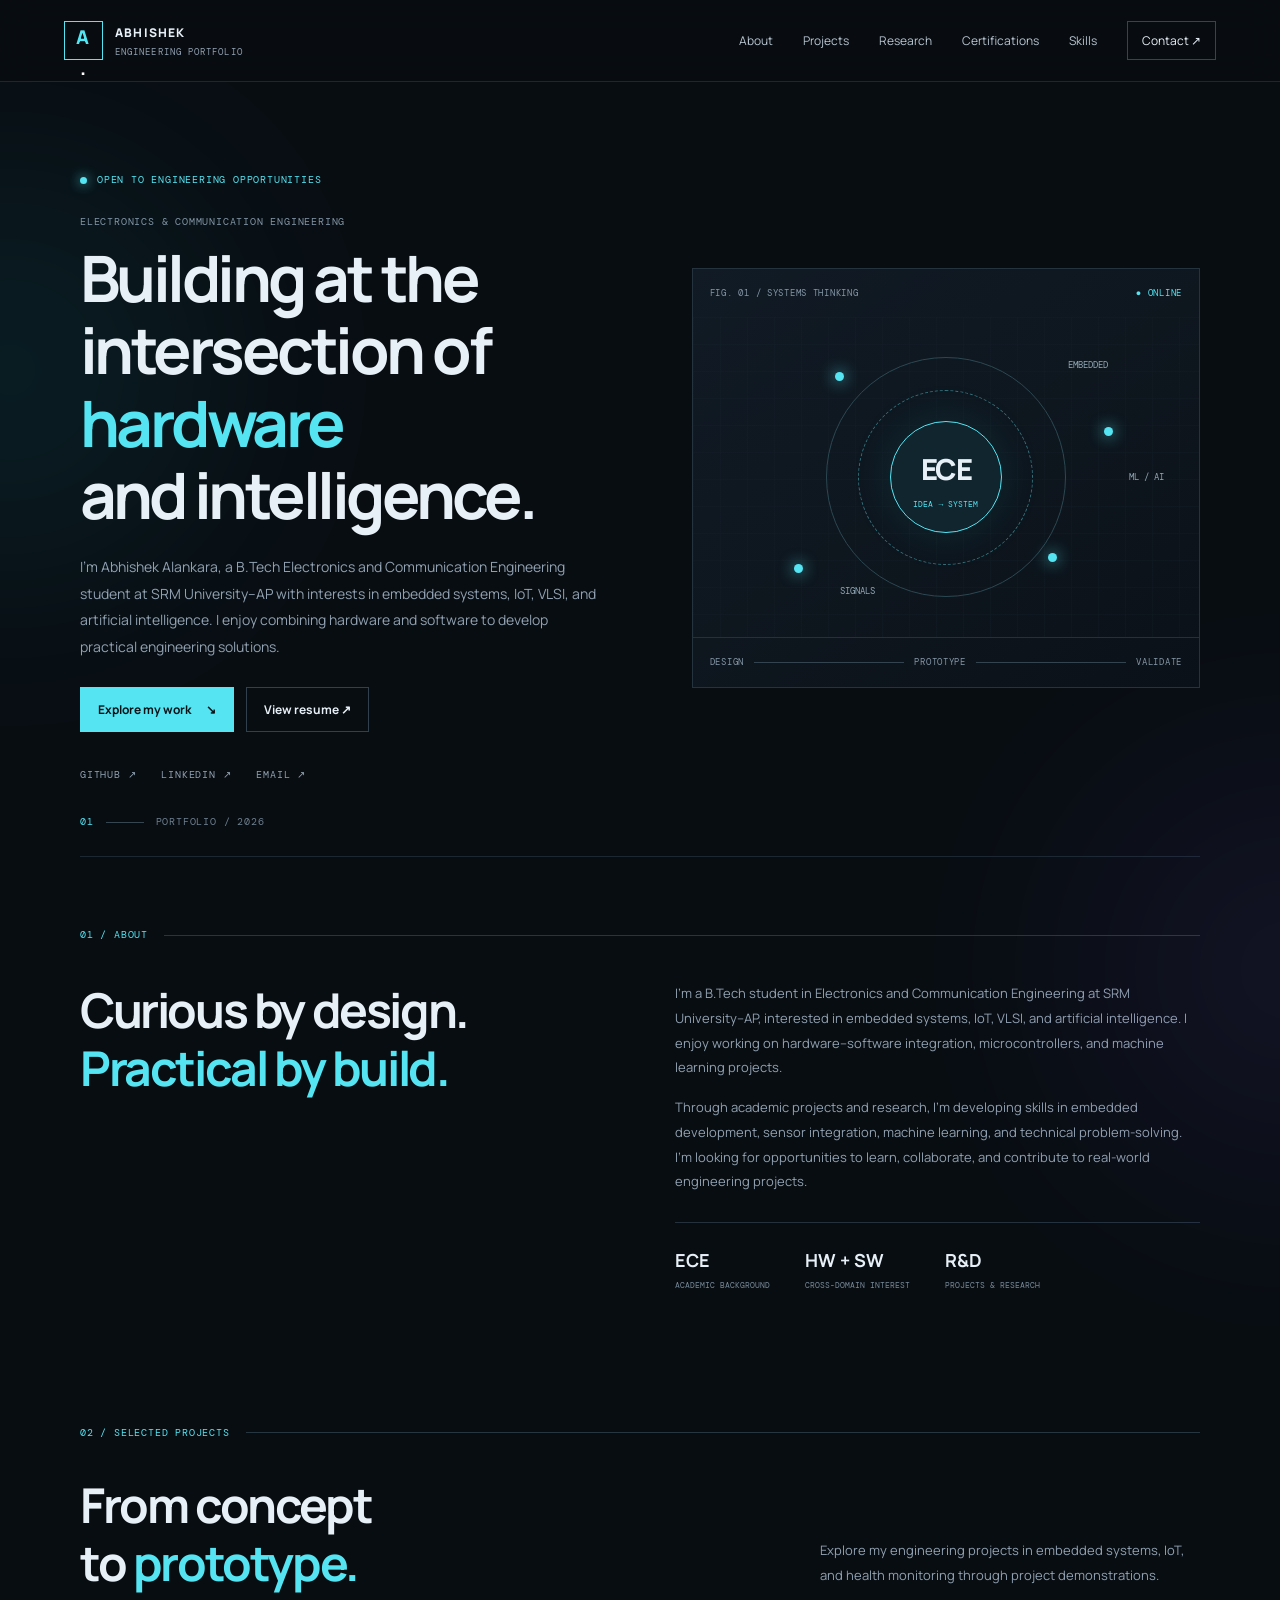
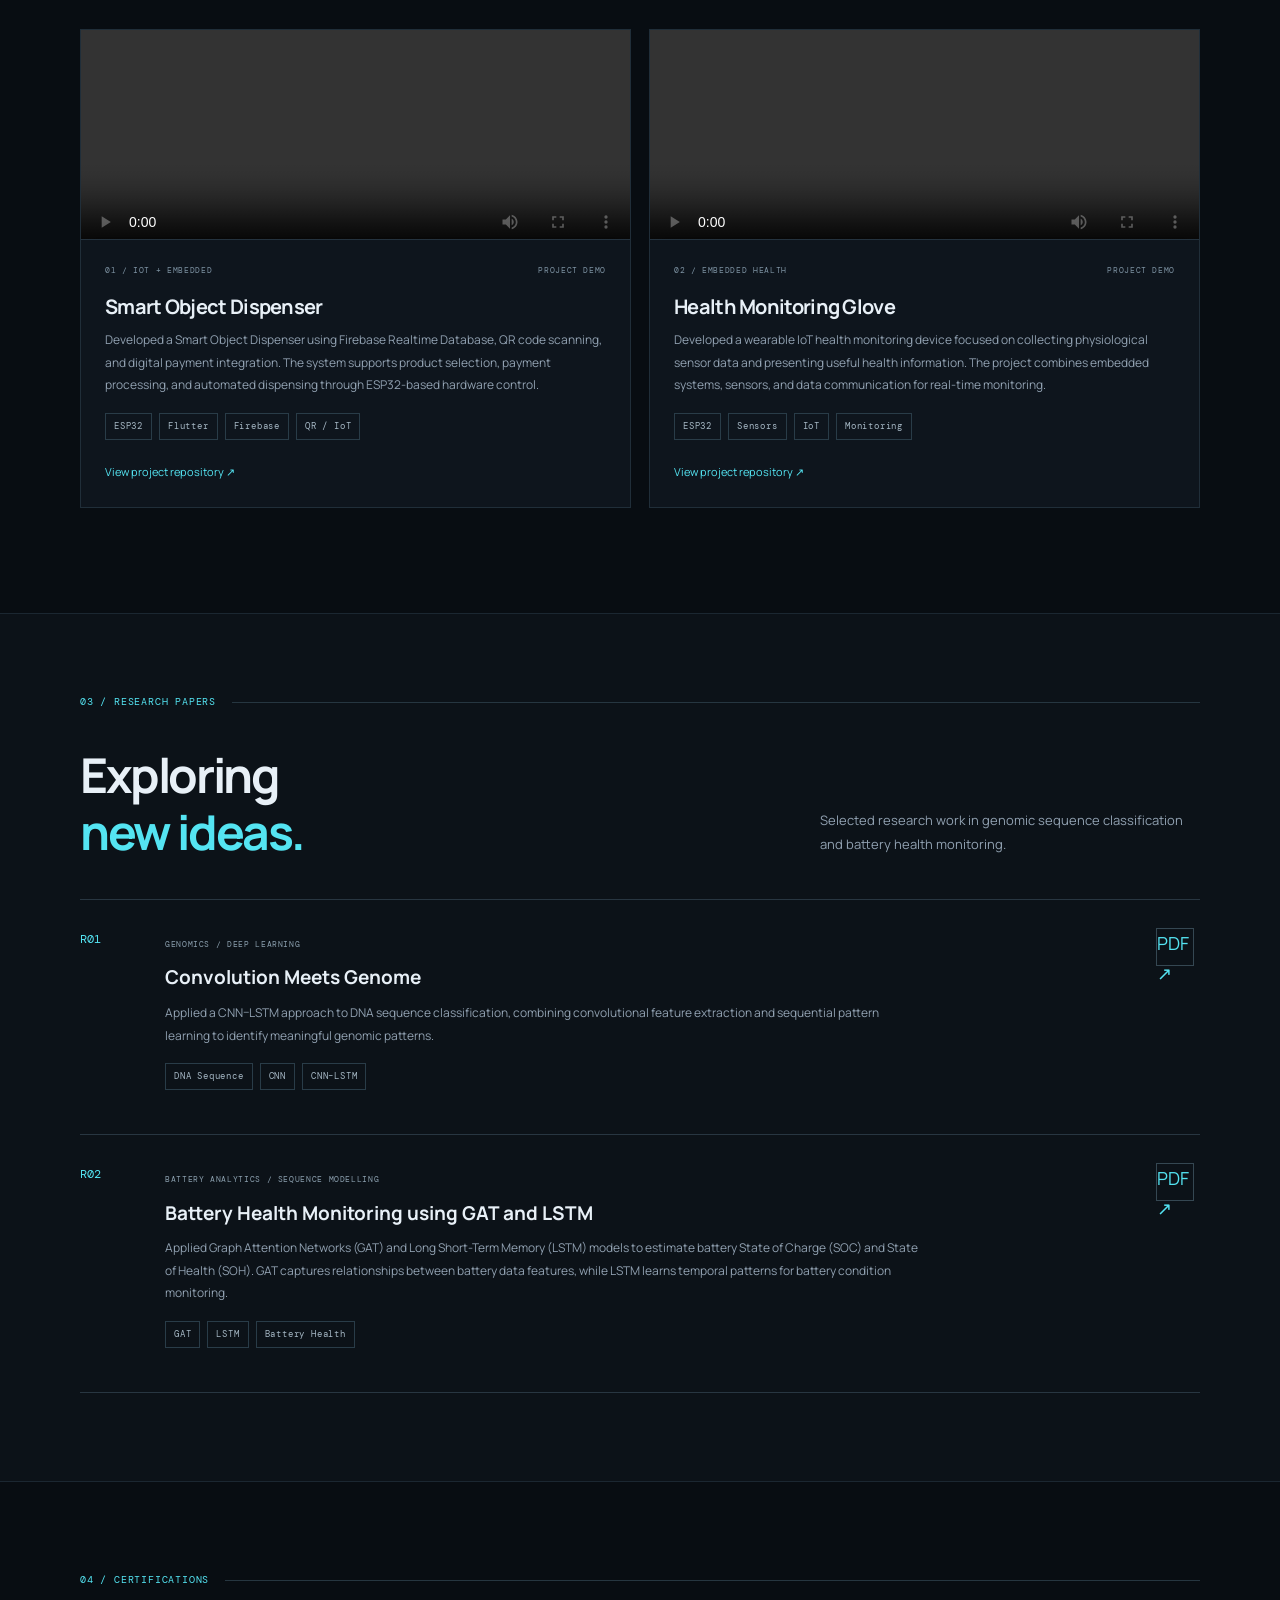
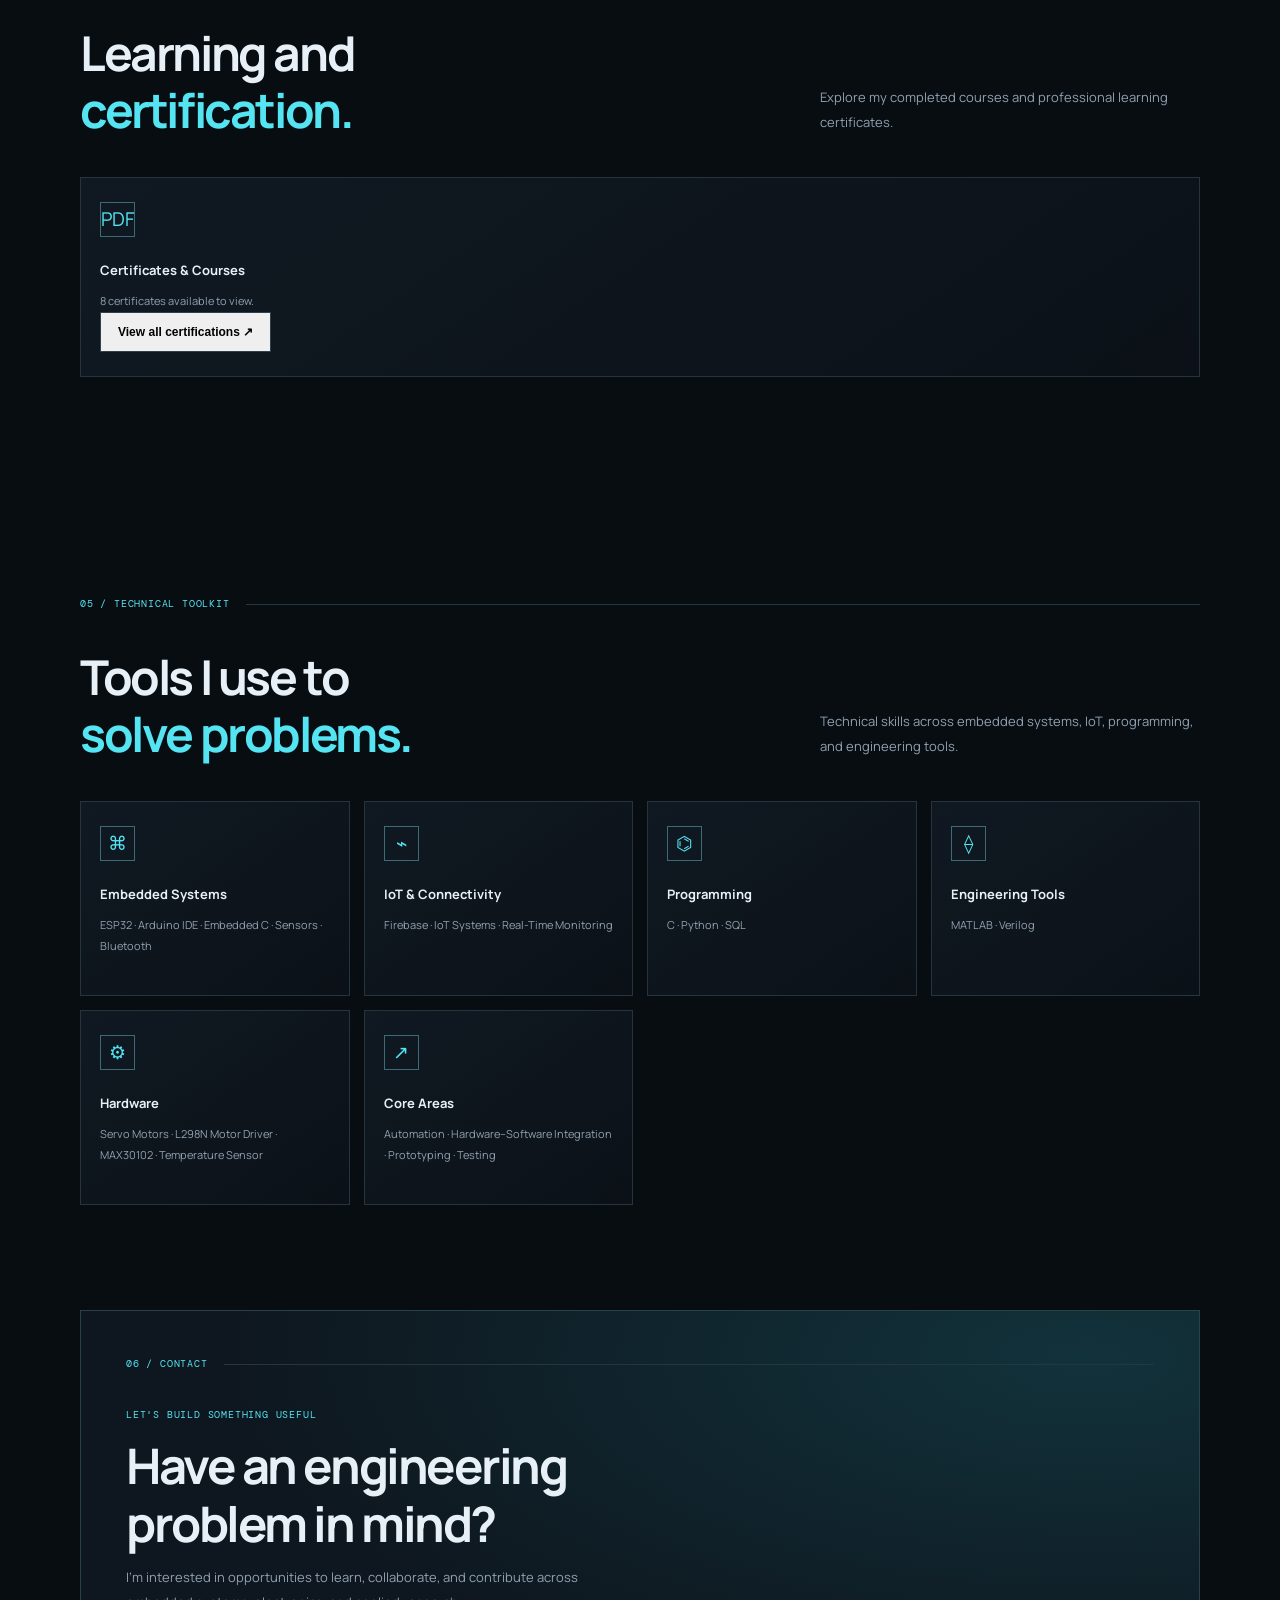
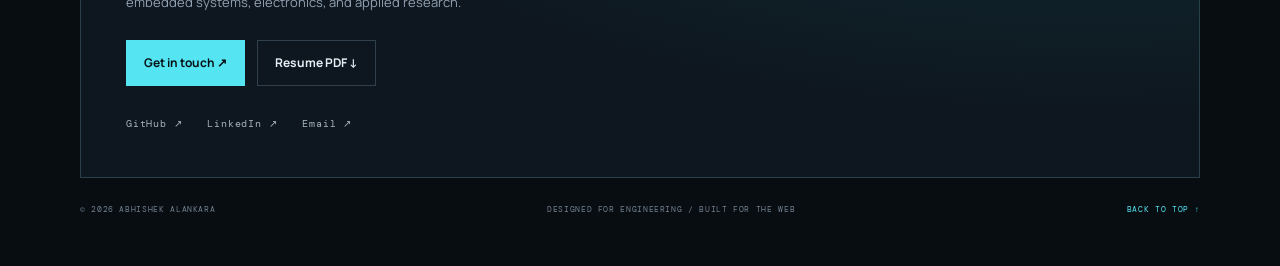
<file: index.html>
<!DOCTYPE html>
<html lang="en">
<head>
  <meta charset="UTF-8">
  <meta name="viewport" content="width=device-width, initial-scale=1.0">
  <meta name="description" content="Abhishek Alankara — Electronics and Communication Engineering portfolio featuring embedded systems, IoT projects, research, and AI/ML.">
  <title>Abhishek Alankara | Engineering Portfolio</title>

  <link rel="preconnect" href="https://fonts.googleapis.com">
  <link rel="preconnect" href="https://fonts.gstatic.com" crossorigin>
  <link href="https://fonts.googleapis.com/css2?family=DM+Mono:wght@400;500&family=Manrope:wght@400;500;600;700;800&display=swap" rel="stylesheet">

  <link rel="stylesheet" href="style.css">

  <style>
    /* Project video previews */
    .project-video-art {
      position: relative;
      overflow: hidden;
      padding: 0;
      background: #0b1118;
    }

    .project-video {
      display: block;
      width: 100%;
      height: 100%;
      min-height: 240px;
      object-fit: contain;
      background: #0b1118;
      border: none;
    }

    .certification-list[hidden] {
      display: none !important;
    }

    .certification-summary {
      margin-bottom: 24px;
    }
  </style>
</head>

<body>
  <div class="ambient ambient-one"></div>
  <div class="ambient ambient-two"></div>

  <header class="site-header">
    <a class="brand" href="#home">
      <span class="brand-mark">A<span>.</span></span>
      <span>ABHISHEK <small>ENGINEERING PORTFOLIO</small></span>
    </a>

    <button class="menu-toggle" aria-label="Toggle navigation" aria-expanded="false">☰</button>

    <nav id="nav">
      <a href="#about">About</a>
      <a href="#projects">Projects</a>
      <a href="#research">Research</a>
      <a href="#certifications">Certifications</a>
      <a href="#skills">Skills</a>
      <a href="#contact" class="nav-contact">Contact ↗</a>
    </nav>
  </header>

  <main>

    <!-- HERO -->
    <section class="hero section-wrap" id="home">
      <div class="hero-copy">
        <div class="eyebrow">
          <span class="pulse"></span>
          OPEN TO ENGINEERING OPPORTUNITIES
        </div>

        <p class="hero-kicker">ELECTRONICS &amp; COMMUNICATION ENGINEERING</p>

        <h1>
          Building at the<br>
          intersection of <span>hardware</span><br>
          and intelligence.
        </h1>

        <p class="hero-description">
          I'm Abhishek Alankara, a B.Tech Electronics and Communication
          Engineering student at SRM University–AP with interests in
          embedded systems, IoT, VLSI, and artificial intelligence.
          I enjoy combining hardware and software to develop practical
          engineering solutions.
        </p>

        <div class="hero-actions">
          <a class="button button-primary" href="#projects">
            Explore my work <span>↘</span>
          </a>
          <a class="button button-ghost" href="assets/resume.pdf" target="_blank" rel="noopener">
            View resume ↗
          </a>
        </div>

        <div class="hero-links">
          <a href="https://github.com/abhishekalankara" target="_blank" rel="noopener noreferrer">GITHUB ↗</a>
          <a href="https://www.linkedin.com/in/abhishekalankara/" target="_blank" rel="noopener noreferrer">LINKEDIN ↗</a>
          <a href="mailto:abishekalankara@gmail.com">EMAIL ↗</a>
        </div>
      </div>

      <div class="hero-visual" aria-label="Decorative circuit-inspired graphic">
        <div class="visual-top">
          <span>FIG. 01 / SYSTEMS THINKING</span>
          <span class="live-dot">● ONLINE</span>
        </div>

        <div class="circuit">
          <div class="circuit-ring ring-a"></div>
          <div class="circuit-ring ring-b"></div>
          <div class="circuit-core">
            <span>ECE</span>
            <small>IDEA → SYSTEM</small>
          </div>
          <i class="node node-a"></i>
          <i class="node node-b"></i>
          <i class="node node-c"></i>
          <i class="node node-d"></i>
          <span class="circuit-label label-a">EMBEDDED</span>
          <span class="circuit-label label-b">SIGNALS</span>
          <span class="circuit-label label-c">ML / AI</span>
        </div>

        <div class="visual-bottom">
          <span>DESIGN</span>
          <span class="visual-line"></span>
          <span>PROTOTYPE</span>
          <span class="visual-line"></span>
          <span>VALIDATE</span>
        </div>
      </div>

      <div class="hero-index">
        <span>01</span>
        <span class="index-line"></span>
        <span>PORTFOLIO / 2026</span>
      </div>
    </section>

    <!-- ABOUT -->
    <section class="section-wrap intro-strip" id="about">
      <div class="section-label">
        <span>01 / ABOUT</span>
        <span class="label-line"></span>
      </div>

      <div class="about-grid">
        <h2>Curious by design.<br><span>Practical by build.</span></h2>

        <div class="about-copy">
          <p>
            I'm a B.Tech student in Electronics and Communication
            Engineering at SRM University–AP, interested in embedded
            systems, IoT, VLSI, and artificial intelligence.
            I enjoy working on hardware–software integration,
            microcontrollers, and machine learning projects.
          </p>

          <p>
            Through academic projects and research, I'm developing
            skills in embedded development, sensor integration,
            machine learning, and technical problem-solving.
            I'm looking for opportunities to learn, collaborate,
            and contribute to real-world engineering projects.
          </p>

          <div class="about-facts">
            <div><strong>ECE</strong><small>ACADEMIC BACKGROUND</small></div>
            <div><strong>HW + SW</strong><small>CROSS-DOMAIN INTEREST</small></div>
            <div><strong>R&amp;D</strong><small>PROJECTS &amp; RESEARCH</small></div>
          </div>
        </div>
      </div>
    </section>

    <!-- PROJECTS WITH VIDEOS -->
    <section class="section-wrap projects-section" id="projects">
      <div class="section-label">
        <span>02 / SELECTED PROJECTS</span>
        <span class="label-line"></span>
      </div>

      <div class="section-heading">
        <div>
          <h2>From concept<br>to <span>prototype.</span></h2>
        </div>
        <p>
          Explore my engineering projects in embedded systems, IoT,
          and health monitoring through project demonstrations.
        </p>
      </div>

      <div class="project-grid">

        <!-- PROJECT 1: SMART OBJECT DISPENSER -->
        <article class="project-card">
          <div class="project-art dispenser-art project-video-art">
            <video
              class="project-video"
              controls
              preload="metadata"
              playsinline
              aria-label="Smart Object Dispenser project demonstration"
            >
              <source src="assets/videos/smart-object-dispenser-app-demo.mp4" type="video/mp4">
              Your browser does not support video playback.
            </video>
          </div>

          <div class="project-content">
            <div class="project-meta">
              <span>01 / IOT + EMBEDDED</span>
              <span>PROJECT DEMO</span>
            </div>

            <h3>Smart Object Dispenser</h3>

            <p>
              Developed a Smart Object Dispenser using Firebase Realtime
              Database, QR code scanning, and digital payment integration.
              The system supports product selection, payment processing,
              and automated dispensing through ESP32-based hardware control.
            </p>

            <div class="tag-row">
              <span>ESP32</span>
              <span>Flutter</span>
              <span>Firebase</span>
              <span>QR / IoT</span>
            </div>

            <a
              class="text-link"
              href="https://github.com/abhishekalankara/Smart-Object-Dispenser-using-IoT"
              target="_blank"
              rel="noopener noreferrer"
            >
              View project repository ↗
            </a>
          </div>
        </article>

        <!-- PROJECT 2: WEARABLE IOT HEALTH MONITORING -->
        <article class="project-card">
          <div class="project-art health-art project-video-art">
            <video
              class="project-video"
              controls
              preload="metadata"
              playsinline
              aria-label="Wearable IoT Health Monitoring Glove project demonstration"
            >
              <source src="assets/videos/wearable-iot-demo.mp4" type="video/mp4">
              Your browser does not support video playback.
            </video>
          </div>

          <div class="project-content">
            <div class="project-meta">
              <span>02 / EMBEDDED HEALTH</span>
              <span>PROJECT DEMO</span>
            </div>

            <h3>Health Monitoring Glove</h3>

            <p>
              Developed a wearable IoT health monitoring device focused
              on collecting physiological sensor data and presenting
              useful health information. The project combines embedded
              systems, sensors, and data communication for real-time monitoring.
            </p>

            <div class="tag-row">
              <span>ESP32</span>
              <span>Sensors</span>
              <span>IoT</span>
              <span>Monitoring</span>
            </div>

            <a
              class="text-link"
              href="https://github.com/abhishekalankara/Wearable-IoT-Health-Monitoring-Glove"
              target="_blank"
              rel="noopener noreferrer"
            >
              View project repository ↗
            </a>
          </div>
        </article>

      </div>
    </section>

    <!-- RESEARCH -->
    <section class="research-section" id="research">
      <div class="section-wrap">
        <div class="section-label">
          <span>03 / RESEARCH PAPERS</span>
          <span class="label-line"></span>
        </div>

        <div class="section-heading">
          <div>
            <h2>Exploring<br><span>new ideas.</span></h2>
          </div>
          <p>
            Selected research work in genomic sequence classification
            and battery health monitoring.
          </p>
        </div>

        <div class="research-list">

          <article class="research-item">
            <div class="research-number">R01</div>

            <div class="research-main">
              <span class="research-type">GENOMICS / DEEP LEARNING</span>
              <h3>Convolution Meets Genome</h3>

              <p>
                Applied a CNN–LSTM approach to DNA sequence classification,
                combining convolutional feature extraction and sequential
                pattern learning to identify meaningful genomic patterns.
              </p>

              <div class="tag-row">
                <span>DNA Sequence</span>
                <span>CNN</span>
                <span>CNN–LSTM</span>
              </div>
            </div>

            <a
              class="round-link"
              href="assets/research/convolution-meets-genome.pdf"
              target="_blank"
              rel="noopener"
              aria-label="Read Convolution Meets Genome paper"
            >PDF ↗</a>
          </article>

          <article class="research-item">
            <div class="research-number">R02</div>

            <div class="research-main">
              <span class="research-type">BATTERY ANALYTICS / SEQUENCE MODELLING</span>
              <h3>Battery Health Monitoring using GAT and LSTM</h3>

              <p>
                Applied Graph Attention Networks (GAT) and Long Short-Term
                Memory (LSTM) models to estimate battery State of Charge
                (SOC) and State of Health (SOH). GAT captures relationships
                between battery data features, while LSTM learns temporal
                patterns for battery condition monitoring.
              </p>

              <div class="tag-row">
                <span>GAT</span>
                <span>LSTM</span>
                <span>Battery Health</span>
              </div>
            </div>

            <a
              class="round-link"
              href="assets/research/battery-health-gat-lstm.pdf"
              target="_blank"
              rel="noopener"
              aria-label="Read Battery Health Monitoring paper"
            >PDF ↗</a>
          </article>

        </div>
      </div>
    </section>

    <!-- CERTIFICATIONS -->
    <section class="section-wrap skills-section" id="certifications">
      <div class="section-label">
        <span>04 / CERTIFICATIONS</span>
        <span class="label-line"></span>
      </div>

      <div class="section-heading">
        <div>
          <h2>Learning and<br><span>certification.</span></h2>
        </div>
        <p>Explore my completed courses and professional learning certificates.</p>
      </div>

      <div class="skill-card certification-summary">
        <span class="skill-icon">PDF</span>
        <h3>Certificates &amp; Courses</h3>
        <p>8 certificates available to view.</p>

        <button
          class="button button-ghost"
          id="toggle-certifications"
          type="button"
          aria-expanded="false"
          aria-controls="certification-list"
        >
          View all certifications ↗
        </button>
      </div>

      <div class="skills-grid certification-list" id="certification-list" hidden>

        <article class="skill-card">
          <span class="skill-icon">01</span>
          <h3>Control Design Onramp with Simulink</h3>
          <p>MathWorks Training Services</p>
          <a class="text-link" href="assets/certifications/control-design-onramp-simulink.pdf" target="_blank" rel="noopener noreferrer">View certificate PDF ↗</a>
        </article>

        <article class="skill-card">
          <span class="skill-icon">02</span>
          <h3>Simulink Onramp</h3>
          <p>MathWorks Training Services</p>
          <a class="text-link" href="assets/certifications/simulink-onramp.pdf" target="_blank" rel="noopener noreferrer">View certificate PDF ↗</a>
        </article>

        <article class="skill-card">
          <span class="skill-icon">03</span>
          <h3>Cyber Job Simulation</h3>
          <p>Deloitte · Forage</p>
          <a class="text-link" href="assets/certifications/deloitte-cyber-job-simulation.pdf" target="_blank" rel="noopener noreferrer">View certificate PDF ↗</a>
        </article>

        <article class="skill-card">
          <span class="skill-icon">04</span>
          <h3>Free Embedded Systems Course</h3>
          <p>Course completion</p>
          <a class="text-link" href="assets/certifications/embedded-systems-course.pdf" target="_blank" rel="noopener noreferrer">View certificate PDF ↗</a>
        </article>

        <article class="skill-card">
          <span class="skill-icon">05</span>
          <h3>Generative AI for Beginners</h3>
          <p>Course completion</p>
          <a class="text-link" href="assets/certifications/generative-ai-for-beginners.pdf" target="_blank" rel="noopener noreferrer">View certificate PDF ↗</a>
        </article>

        <article class="skill-card">
          <span class="skill-icon">06</span>
          <h3>Artificial Intelligence Fundamentals</h3>
          <p>IBM SkillsBuild</p>
          <a class="text-link" href="assets/certifications/ibm-artificial-intelligence-fundamentals.pdf" target="_blank" rel="noopener noreferrer">View certificate PDF ↗</a>
        </article>

        <article class="skill-card">
          <span class="skill-icon">07</span>
          <h3>Introduction to Cloud Computing</h3>
          <p>Course completion</p>
          <a class="text-link" href="assets/certifications/introduction-to-cloud-computing.pdf" target="_blank" rel="noopener noreferrer">View certificate PDF ↗</a>
        </article>

        <article class="skill-card">
          <span class="skill-icon">08</span>
          <h3>Operating Systems Basics</h3>
          <p>Cisco Networking Academy</p>
          <a class="text-link" href="assets/certifications/operating-systems-basics.pdf" target="_blank" rel="noopener noreferrer">View certificate PDF ↗</a>
        </article>

      </div>
    </section>

    <!-- TECHNICAL SKILLS -->
    <section class="section-wrap skills-section" id="skills">
      <div class="section-label">
        <span>05 / TECHNICAL TOOLKIT</span>
        <span class="label-line"></span>
      </div>

      <div class="section-heading">
        <div>
          <h2>Tools I use to<br><span>solve problems.</span></h2>
        </div>
        <p>Technical skills across embedded systems, IoT, programming, and engineering tools.</p>
      </div>

      <div class="skills-grid">

        <article class="skill-card">
          <span class="skill-icon">⌘</span>
          <h3>Embedded Systems</h3>
          <p>ESP32 · Arduino IDE · Embedded C · Sensors · Bluetooth</p>
        </article>

        <article class="skill-card">
          <span class="skill-icon">⌁</span>
          <h3>IoT &amp; Connectivity</h3>
          <p>Firebase · IoT Systems · Real-Time Monitoring</p>
        </article>

        <article class="skill-card">
          <span class="skill-icon">⌬</span>
          <h3>Programming</h3>
          <p>C · Python · SQL</p>
        </article>

        <article class="skill-card">
          <span class="skill-icon">⟠</span>
          <h3>Engineering Tools</h3>
          <p>MATLAB · Verilog</p>
        </article>

        <article class="skill-card">
          <span class="skill-icon">⚙</span>
          <h3>Hardware</h3>
          <p>Servo Motors · L298N Motor Driver · MAX30102 · Temperature Sensor</p>
        </article>

        <article class="skill-card">
          <span class="skill-icon">↗</span>
          <h3>Core Areas</h3>
          <p>Automation · Hardware–Software Integration · Prototyping · Testing</p>
        </article>

      </div>
    </section>

    <!-- CONTACT -->
    <section class="section-wrap contact-section" id="contact">
      <div class="contact-panel">

        <div class="section-label">
          <span>06 / CONTACT</span>
          <span class="label-line"></span>
        </div>

        <p class="eyebrow">LET'S BUILD SOMETHING USEFUL</p>

        <h2>Have an engineering<br>problem in mind?</h2>

        <p class="contact-copy">
          I'm interested in opportunities to learn, collaborate,
          and contribute across embedded systems, electronics,
          and applied research.
        </p>

        <div class="hero-actions">
          <a class="button button-primary" href="mailto:abishekalankara@gmail.com">
            Get in touch ↗
          </a>
          <a class="button button-ghost" href="assets/resume.pdf" target="_blank" rel="noopener">
            Resume PDF ↓
          </a>
        </div>

        <div class="contact-links">
          <a href="https://github.com/abhishekalankara" target="_blank" rel="noopener noreferrer">GitHub ↗</a>
          <a href="https://www.linkedin.com/in/abhishekalankara/" target="_blank" rel="noopener noreferrer">LinkedIn ↗</a>
          <a href="mailto:abishekalankara@gmail.com">Email ↗</a>
        </div>

      </div>

      <footer>
        <span>© <span id="year"></span> ABHISHEK ALANKARA</span>
        <span>DESIGNED FOR ENGINEERING / BUILT FOR THE WEB</span>
        <a href="#home">BACK TO TOP ↑</a>
      </footer>
    </section>

  </main>

  <script>
    // Show or hide certification cards.
    const certificationToggle = document.getElementById("toggle-certifications");
    const certificationList = document.getElementById("certification-list");

    if (certificationToggle && certificationList) {
      certificationToggle.addEventListener("click", () => {
        const isExpanded =
          certificationToggle.getAttribute("aria-expanded") === "true";

        certificationToggle.setAttribute(
          "aria-expanded",
          String(!isExpanded)
        );

        certificationList.hidden = isExpanded;

        certificationToggle.textContent = isExpanded
          ? "View all certifications ↗"
          : "Hide certifications ↑";
      });
    }
  </script>

  <script src="script.js"></script>
</body>
</html>
</file>
<file: style.css>
:root{--bg:#080d12;--panel:#0e151d;--panel2:#111b25;--text:#e8f0f7;--muted:#91a1b1;--cyan:#54e4f2;--violet:#a78bfa;--line:#24313d;--mono:"DM Mono",monospace;--sans:"Manrope",sans-serif}*{box-sizing:border-box}html{scroll-behavior:smooth;scroll-padding-top:90px}body{margin:0;background:var(--bg);color:var(--text);font-family:var(--sans);line-height:1.65;overflow-x:hidden}a{color:inherit;text-decoration:none}.ambient{position:absolute;width:380px;height:380px;border-radius:50%;filter:blur(120px);opacity:.10;pointer-events:none}.ambient-one{background:#20cfe2;top:180px;left:-180px}.ambient-two{background:#8057e8;top:780px;right:-200px}.site-header{height:82px;display:flex;align-items:center;justify-content:space-between;padding:0 max(5vw,24px);border-bottom:1px solid #1b2731;position:sticky;top:0;background:rgba(8,13,18,.88);backdrop-filter:blur(18px);z-index:10}.brand{display:flex;gap:12px;align-items:center;font-size:12px;font-weight:800;letter-spacing:.1em}.brand small{display:block;color:var(--muted);font:9px var(--mono);letter-spacing:.12em;margin-top:3px}.brand-mark{display:grid;place-items:center;width:39px;height:39px;border:1px solid var(--cyan);color:var(--cyan);font-size:19px}.brand-mark span{color:white}nav{display:flex;align-items:center;gap:30px;font-size:12px;color:#b9c6d2}nav a:hover,.hero-links a:hover,.contact-links a:hover{color:var(--cyan)}.nav-contact{border:1px solid #344552;padding:9px 14px;color:var(--text)}.menu-toggle{display:none;background:none;border:1px solid var(--line);color:var(--text);padding:8px 10px}.section-wrap{width:min(1120px,90%);margin:0 auto}.hero{min-height:660px;padding:90px 0 72px;display:grid;grid-template-columns:1.05fr .95fr;align-items:center;gap:50px;position:relative}.eyebrow,.hero-kicker,.section-label,.project-meta,.tag-row,.hero-links,.visual-top,.visual-bottom,.hero-index,.research-type,.note,.contact-links,footer{font-family:var(--mono);font-size:10px;letter-spacing:.08em}.eyebrow{color:var(--cyan);display:flex;align-items:center;gap:10px}.pulse,.live-dot{color:var(--cyan)}.pulse{width:7px;height:7px;border-radius:50%;background:var(--cyan);box-shadow:0 0 12px var(--cyan)}.hero-kicker{color:#8194a5;margin:25px 0 12px;font-size:10px}.hero h1{font-size:clamp(38px,5vw,65px);line-height:1.13;letter-spacing:-.055em;margin:0;font-weight:700}.hero h1 span,.section-heading h2 span,.about-grid h2 span{color:var(--cyan)}.hero-description{max-width:520px;color:var(--muted);font-size:14px;line-height:1.9;margin:23px 0 26px}.hero-actions{display:flex;flex-wrap:wrap;gap:12px}.button{display:inline-flex;gap:15px;align-items:center;padding:12px 17px;font-size:12px;font-weight:700;border:1px solid #31404d;transition:.2s}.button-primary{background:var(--cyan);color:#061116;border-color:var(--cyan)}.button-primary:hover{background:#a0f5fb}.button-ghost:hover{border-color:var(--cyan);color:var(--cyan)}.hero-links{display:flex;gap:25px;color:#91a1b1;margin-top:35px}.hero-visual{border:1px solid #25333e;background:linear-gradient(145deg,#111b25,#0b1118);min-height:400px;position:relative;overflow:hidden}.visual-top,.visual-bottom{display:flex;justify-content:space-between;padding:17px;color:#8496a6;font-size:9px}.visual-bottom{align-items:center;gap:10px;border-top:1px solid #24313d}.visual-line{height:1px;background:#33434f;flex:1}.circuit{position:relative;height:320px;display:grid;place-items:center;background-image:linear-gradient(#1d2a3428 1px,transparent 1px),linear-gradient(90deg,#1d2a3428 1px,transparent 1px);background-size:27px 27px}.circuit-ring{position:absolute;border:1px solid #2b4852;border-radius:50%;width:240px;height:240px}.ring-b{width:175px;height:175px;border-color:#34727c;border-style:dashed;animation:rotate 35s linear infinite}.circuit-core{width:112px;height:112px;border-radius:50%;background:#10252e;border:1px solid var(--cyan);display:flex;flex-direction:column;justify-content:center;align-items:center;box-shadow:0 0 45px #24d4e51c;z-index:1}.circuit-core span{font-size:29px;font-weight:800;letter-spacing:-.06em}.circuit-core small{font:8px var(--mono);color:var(--cyan);margin-top:5px}.node{position:absolute;width:9px;height:9px;background:var(--cyan);border-radius:50%;box-shadow:0 0 15px var(--cyan)}.node-a{top:55px;left:28%}.node-b{top:110px;right:17%}.node-c{bottom:64px;left:20%}.node-d{bottom:75px;right:28%}.circuit-label{position:absolute;font:9px var(--mono);color:#90a7b5}.label-a{top:42px;right:18%}.label-b{bottom:40px;left:29%}.label-c{top:48%;right:7%}.hero-index{position:absolute;bottom:25px;left:0;display:flex;align-items:center;gap:12px;color:#6d7e8d}.hero-index span:first-child{color:var(--cyan)}.index-line{width:38px;height:1px;background:#354650}.intro-strip{padding:70px 0 95px;border-top:1px solid #1b2731}.section-label{display:flex;align-items:center;gap:16px;color:var(--cyan)}.label-line{height:1px;background:#263640;flex:1}.about-grid{display:grid;grid-template-columns:1fr 1fr;gap:70px;margin-top:38px}.about-grid h2,.section-heading h2{font-size:clamp(31px,4vw,48px);letter-spacing:-.05em;line-height:1.2;margin:0}.about-copy p,.section-heading>p{font-size:13px;color:var(--muted);line-height:1.9;margin:0 0 15px}.about-facts{display:flex;gap:35px;margin-top:28px;padding-top:23px;border-top:1px solid var(--line)}.about-facts strong{display:block;color:var(--text);font-size:18px}.about-facts small{display:block;color:#778a99;font:8px var(--mono);margin-top:4px}.projects-section{padding:40px 0 105px}.section-heading{display:flex;align-items:end;justify-content:space-between;gap:50px;margin:35px 0 38px}.section-heading>p{max-width:380px;margin-bottom:4px}.project-grid{display:grid;grid-template-columns:1fr 1fr;gap:18px}.project-card{background:var(--panel);border:1px solid #202e39;transition:transform .25s,border-color .25s;min-width:0}.project-card:hover{transform:translateY(-4px);border-color:#42616d}.project-featured{grid-column:span 2;display:grid;grid-template-columns:1fr 1fr}.project-art{height:210px;position:relative;overflow:hidden;background:#101c25;border-bottom:1px solid #24323e}.project-featured .project-art{height:100%;min-height:330px;border:0;border-right:1px solid #24323e}.project-content{padding:24px}.project-meta{display:flex;justify-content:space-between;gap:12px;color:#7e93a3;font-size:8px}.project-content h3{font-size:20px;letter-spacing:-.035em;margin:16px 0 9px;line-height:1.35}.project-content p{font-size:12px;line-height:1.85;color:var(--muted);margin:0 0 17px}.tag-row{display:flex;gap:7px;flex-wrap:wrap;margin:16px 0}.tag-row span{border:1px solid #293c48;padding:5px 8px;color:#a6b8c5;font-size:9px}.text-link{display:inline-block;margin-top:7px;color:var(--cyan);font-size:11px}.dispenser-art{display:grid;place-items:center;background:radial-gradient(ellipse at center,#193540,#0d161e 65%)}.art-chip{position:absolute;top:22px;left:24px;border:1px solid #3e6972;color:var(--cyan);font:10px var(--mono);padding:7px 10px}.art-lines,.health-grid{position:absolute;inset:0;background-image:linear-gradient(#2b657022 1px,transparent 1px),linear-gradient(90deg,#2b657022 1px,transparent 1px);background-size:25px 25px;mask-image:linear-gradient(transparent,black,transparent)}.art-device{position:relative;width:135px;height:200px;border:1px solid #5a8991;background:linear-gradient(110deg,#1b3039,#0a1219);box-shadow:18px 18px 0 #071016;transform:perspective(600px) rotateY(-8deg);padding:18px}.device-screen{height:63px;border:1px solid #35626b;color:var(--cyan);font:10px var(--mono);display:grid;place-content:center;text-align:center;line-height:1.5}.device-slot{height:36px;margin-top:22px;border:1px solid #344954;background:#05090c}.device-base{height:8px;background:var(--cyan);margin-top:13px;opacity:.8}.art-caption{position:absolute;bottom:18px;right:18px;font:8px var(--mono);color:#7996a5;letter-spacing:.1em}.health-art{background:radial-gradient(ellipse at 40% 50%,#183b43,#0d161e 65%)}.wave{position:absolute;width:150%;height:80px;border-top:2px solid var(--cyan);border-radius:50%;transform:rotate(-20deg);top:60px;left:-20%;opacity:.7}.wave-two{top:82px;border-color:#a78bfa;transform:rotate(16deg);opacity:.6}.health-label{position:absolute;z-index:1;left:25px;top:25px;font:9px var(--mono);color:#9cb4c1;line-height:1.8}.health-label b{color:var(--cyan);font-size:13px}.battery-art{background:radial-gradient(ellipse at center,#302a43,#10131e 70%)}.battery-shell{position:absolute;left:22%;top:68px;width:100px;height:54px;border:2px solid #8f80b7;border-radius:6px;padding:5px}.battery-shell:after{content:"";position:absolute;right:-8px;top:15px;width:6px;height:20px;background:#8f80b7}.battery-fill{height:100%;width:72%;background:linear-gradient(90deg,#8066ce,#b3a1ff);box-shadow:0 0 22px #9a84f54d}.model-node{position:absolute;border:1px solid #9b8bd5;color:#d5c9ff;background:#211c32;padding:7px 10px;font:10px var(--mono)}.n1{right:20%;top:42px}.n2{right:13%;bottom:46px}.model-connector{position:absolute;width:70px;height:55px;border-top:1px solid #9b8bd5;border-right:1px solid #9b8bd5;right:21%;top:73px}.genome-art{background:radial-gradient(ellipse at 50% 50%,#12343a,#0d161e 70%)}.dna-strand{position:absolute;left:40%;top:26px;font:16px var(--mono);line-height:1.6;color:var(--cyan);letter-spacing:7px;text-shadow:0 0 15px #54e4f255}.dna-strand span{color:#b7a4ff}.genome-orbit{position:absolute;width:150px;height:150px;border:1px solid #38727a;border-radius:50%;left:calc(40% - 28px);top:25px;transform:scaleX(.5) rotate(30deg)}.research-section{background:#0c1218;border-top:1px solid #1b2731;border-bottom:1px solid #1b2731;padding:80px 0 88px}.research-list{border-top:1px solid #283641}.research-item{display:grid;grid-template-columns:65px 1fr 44px;gap:20px;padding:28px 0;border-bottom:1px solid #283641;align-items:start}.research-number{font:12px var(--mono);color:var(--cyan);padding-top:3px}.research-type{font-size:8px;color:#8ca0af}.research-main h3{font-size:19px;margin:8px 0}.research-main p{max-width:760px;color:var(--muted);font-size:12px;line-height:1.9;margin:0}.round-link{width:38px;height:38px;border:1px solid #354752;display:grid;place-items:center;color:var(--cyan);font-size:18px}.round-link:hover{background:var(--cyan);color:#071116}.note{color:#8295a4;margin-top:25px;font-size:9px}.note span{color:var(--cyan)}.skills-section{padding:90px 0 105px}.skills-grid{display:grid;grid-template-columns:repeat(4,1fr);gap:14px}.skill-card{border:1px solid #25343f;background:linear-gradient(145deg,#101922,#0b1117);padding:24px 19px;min-height:195px}.skill-icon{display:grid;place-items:center;width:35px;height:35px;border:1px solid #3b6b74;color:var(--cyan);font-size:19px;margin-bottom:23px}.skill-card h3{font-size:13px;margin:0 0 10px}.skill-card p{font-size:11px;color:var(--muted);line-height:1.9;margin:0}.contact-section{padding:0 0 25px}.contact-panel{padding:45px;background:radial-gradient(ellipse at 90% 10%,#12323b,#0e171f 60%);border:1px solid #29414b}.contact-panel .eyebrow{margin-top:35px}.contact-panel h2{font-size:clamp(32px,4vw,49px);line-height:1.18;letter-spacing:-.05em;margin:13px 0}.contact-copy{color:var(--muted);font-size:13px;max-width:510px;line-height:1.9;margin-bottom:25px}.contact-links{display:flex;gap:25px;margin-top:30px;color:#a5b4c0}footer{display:flex;justify-content:space-between;gap:15px;flex-wrap:wrap;color:#71818e;padding:25px 0;font-size:8px}footer a{color:var(--cyan)}@keyframes rotate{to{transform:rotate(360deg)}}@media(max-width:800px){.site-header{height:72px}.menu-toggle{display:block}nav{display:none;position:absolute;top:71px;left:0;right:0;background:#0b1219;padding:20px 5%;border-bottom:1px solid var(--line);flex-direction:column;align-items:flex-start;gap:18px}nav.open{display:flex}.hero{grid-template-columns:1fr;padding-top:65px;gap:35px}.hero-visual{min-height:360px}.hero-index{bottom:18px}.about-grid{grid-template-columns:1fr;gap:25px}.section-heading{align-items:flex-start;flex-direction:column;gap:15px}.project-featured{grid-template-columns:1fr}.project-featured .project-art{min-height:260px;border-right:0;border-bottom:1px solid #24323e}.skills-grid{grid-template-columns:1fr 1fr}.project-content{padding:20px}.about-facts{gap:20px}.contact-panel{padding:28px}}@media(max-width:520px){.section-wrap{width:89%}.hero{padding-top:48px;min-height:auto;padding-bottom:80px}.hero h1{font-size:39px}.hero-description{font-size:13px}.hero-links{gap:15px;font-size:9px}.hero-visual{min-height:330px}.circuit{height:260px}.circuit-ring{width:205px;height:205px}.ring-b{width:150px;height:150px}.project-grid{grid-template-columns:1fr}.project-featured{grid-column:span 1}.project-featured .project-art{min-height:245px}.project-meta{font-size:7px}.research-item{grid-template-columns:36px 1fr 34px;gap:10px}.research-main h3{font-size:16px}.round-link{width:32px;height:32px}.skills-grid{grid-template-columns:1fr}.skill-card{min-height:0}.contact-panel{padding:23px}.about-facts{gap:14px}.about-facts strong{font-size:15px}.about-facts small{font-size:7px}footer{flex-direction:column;gap:10px}}
@media(prefers-reduced-motion:reduce){html{scroll-behavior:auto}*,*:before,*:after{animation:none!important;transition:none!important}}
</file>
